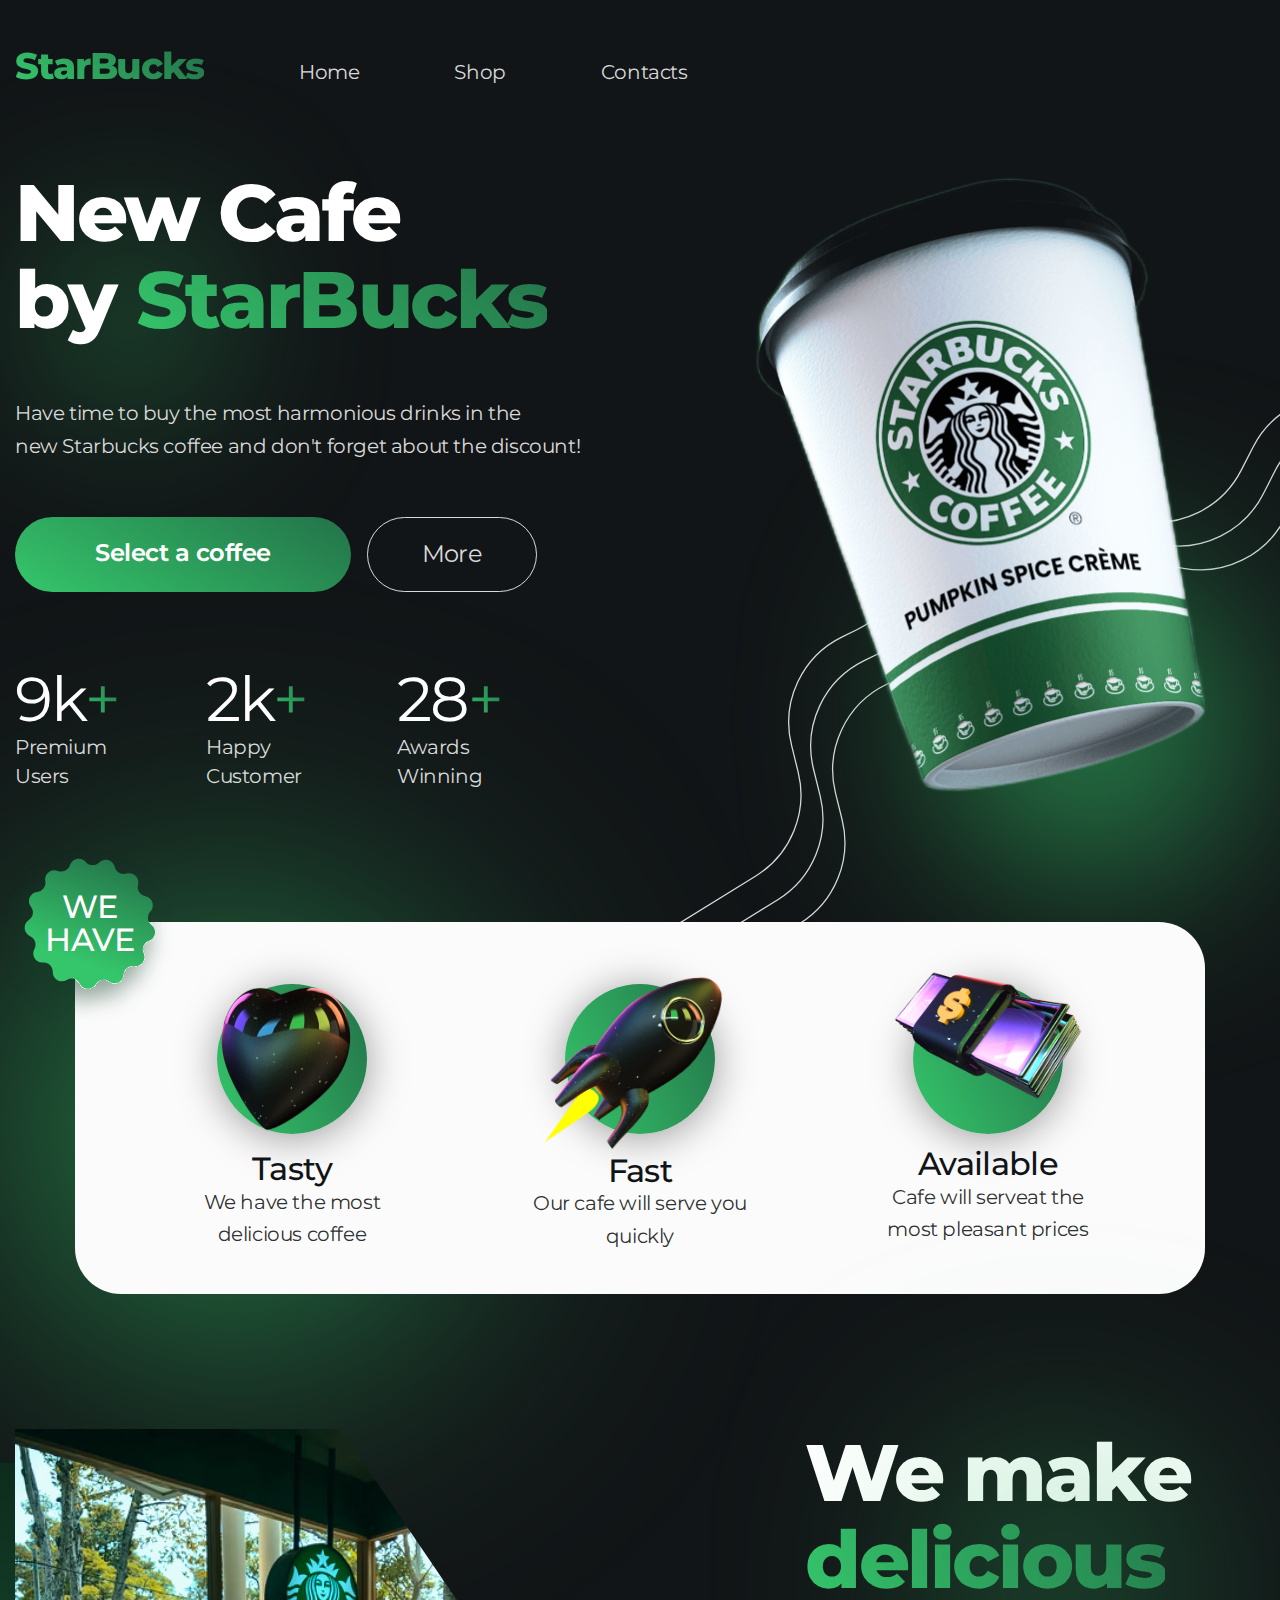
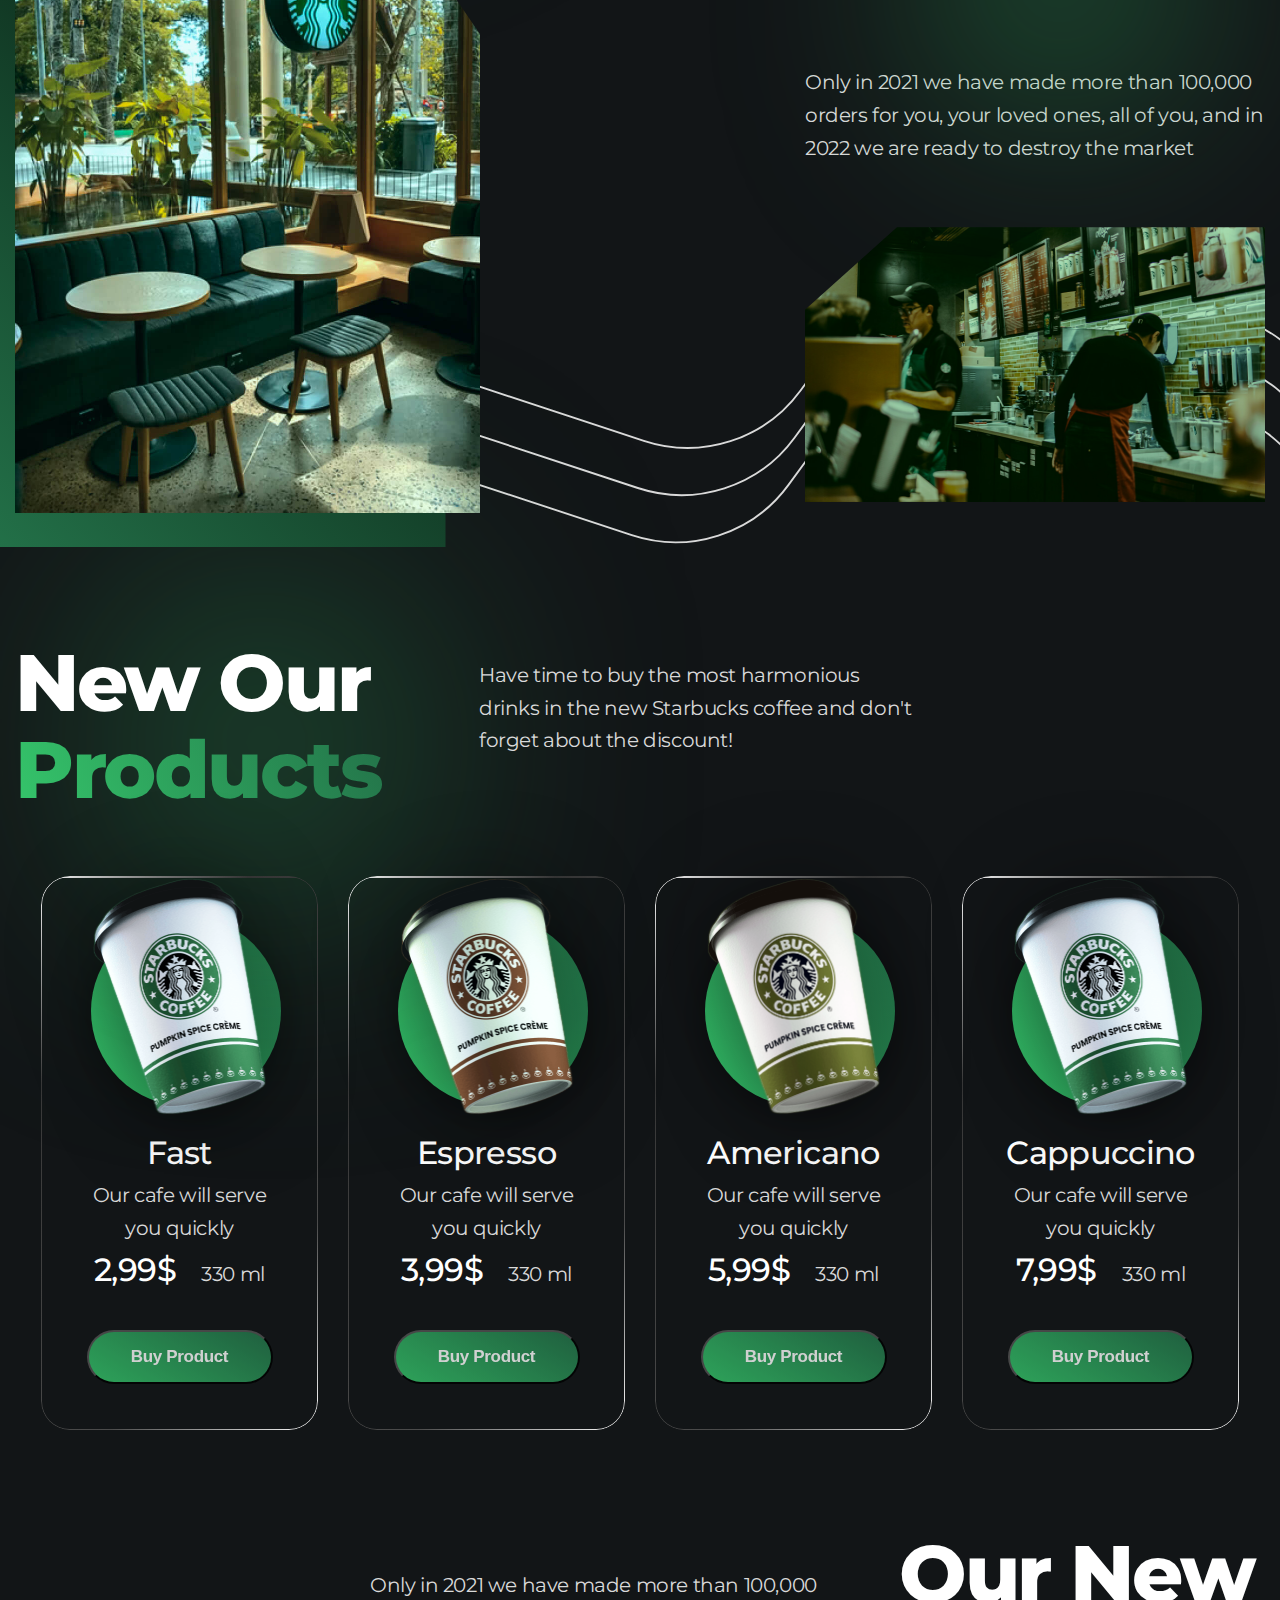
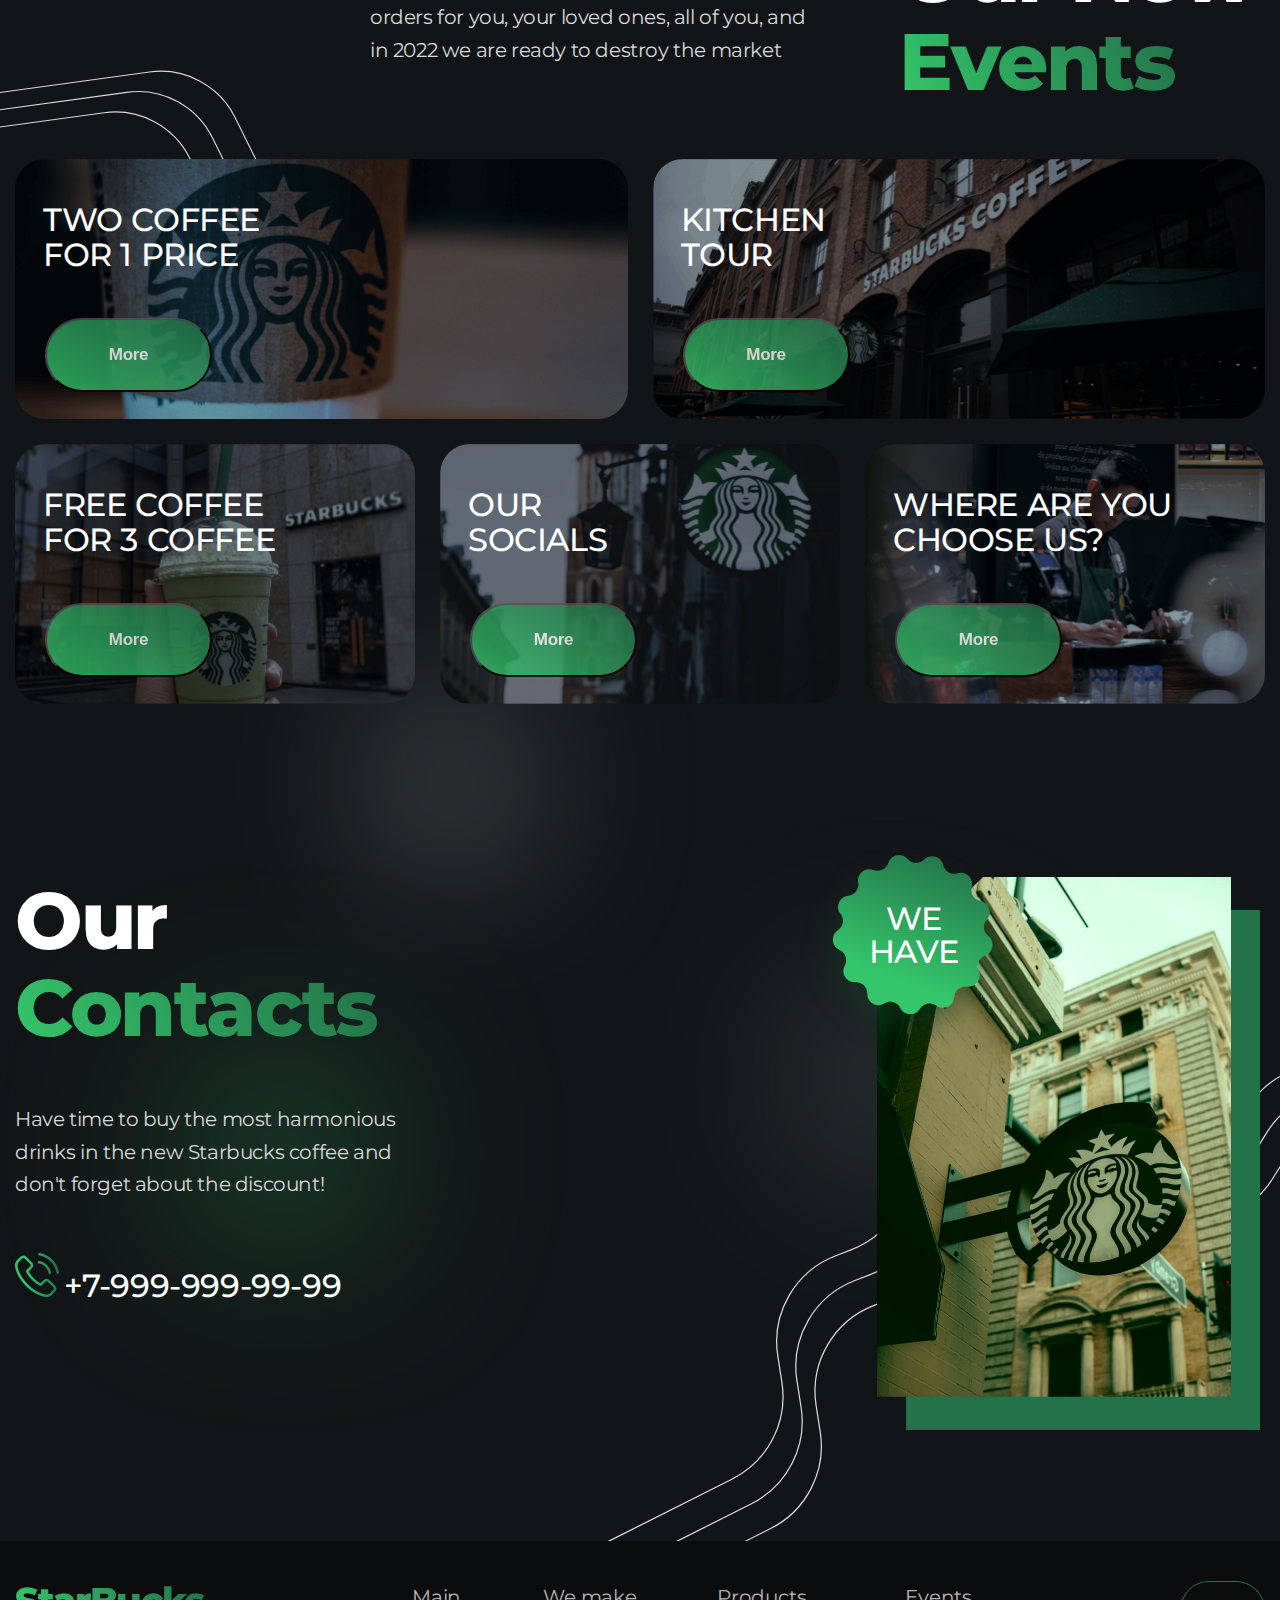
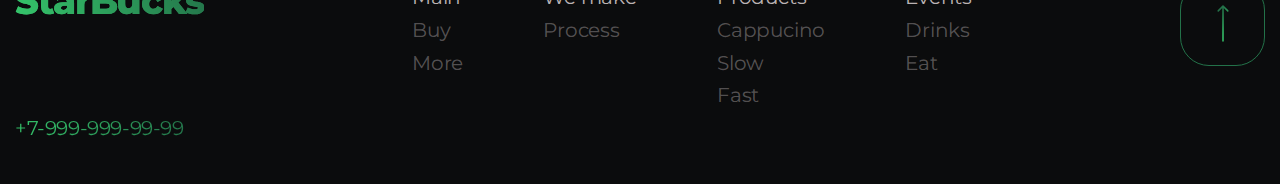
<file: index.html>
<!DOCTYPE html>
<html lang="en">
<head>
    <meta charset="UTF-8">
    <meta name="viewport" content="width=device-width, initial-scale=1.0">
    <title>Starbucks Landing</title>
    <link rel="stylesheet" href="style.css">
</head>
<body>
    <!-- !ШАПКА -->
    <header id="header" class="header">
        <div class="container header_container">
            <a href="#!" class="logo text-gradient header_logo">StarBucks</a>
            <nav class="header_nav">
                <a class="header_link" href="#header">Home</a>
                <a class="header_link" href="#products">Shop</a>
                <a class="header_link" href="#contacts">Contacts</a>
            </nav>
        </div>
    </header>
<!-- !ОСНОВНАЯ ИНФОРМАЦИЯ САЙТА -->
    <main class="main">
        <!-- !ПРИВЕТСВЕННАЯ СЕКЦИЯ -->
        <section class="welcome">
            <div class="container welcome_container">
                <div class="welcome_all_text">
                    <h1 class="title welcome_title">New Cafe by&nbsp;<span class="text-gradient">StarBucks</span></h1>
                    <p class="welcome_desk">Have time to buy the most harmonious drinks in the 
                        new&nbspStarbucks coffee and don't forget about the discount!</p>
                    <div class="btns_wpappers">
                        <a href="#!"class="btn">Select a coffee</a>
                        <a href="#!"class="btn_more">More</a>
                    </div>
                    <div class="stats_nav">
                        <p class="stats_element"><span class="stats_num">9k</span> Premium Users </p>
                        <p class="stats_element"><span class="stats_num">2k</span> Happy Customer </p>
                        <p class="stats_element"><span class="stats_num">28</span> Awards Winning </p>
                    </div>
                </div>

                <div class="welcome_img">
                    <img class="img_big_cup" src="./images/cups/green-big.png" alt="">
                </div>
            </div>
        </section>
<!-- !ПРЕИМУЩЕСТВА САЙТА -->
        <section id="benefits" class="benefits">
            <div class="container benefits_container">
                <p class="benefits_badge">we<br>have</p>
                <div class="benefits_item">
                    <div class="benefits_img_wrapper">
                        <img src="./images/icons/3d/heart.png" alt="" class="benefits_icon benefits_icon_heart">
                    </div>
                    <div class="all_text">
                        <p class="benefits_title">Tasty</p>
                        <p class="benefits_desk">We have the most delicious coffee</p>
                    </div>
                </div>

                <div class="benefits_item">
                    <div class="benefits_img_wrapper">
                        <img src="./images/icons/3d/rocket.png" alt="" class="benefits_icon benefits_icon_rocket">
                    </div>
                    <div class="all_text">
                        <p class="benefits_title">Fast</p>
                        <p class="benefits_desk">Our cafe will serve you quickly</p>
                    </div>
                </div>

                <div class="benefits_item">
                    <div class="benefits_img_wrapper">
                        <img src="./images/icons/3d/money.png" alt="" class="benefits_icon benefits_icon_money">
                    </div>
                    <div class="all_text">
                        <p class="benefits_title">Available</p>
                        <p class="benefits_desk">Cafe will serveat the most pleasant prices</p>
                    </div>
                </div>
            </div>
        </section>
<!-- !СТАТИСТИКА САЙТА -->
        <section class="stats">
            <div class="container stats_container">
                <div class="stats_img_wrapper">
                    <img src="./images/room.jpg" alt="" class="stats_left_img">
                </div>

                <div class="right_stats">
                    <h2 class="title stats_title">We make <span class="text-gradient-stats">delicious</span></h2>
                    <p class="stats_desk">Only in 2021 we have made more than 100,000 orders for you, your loved ones, all of you, and in 2022 we are ready to destroy the market</p>
                    <img src="./images/kitchen.jpg" alt="" class="stats_right_img">
                </div>
            </div>
        </section>
<!-- !ПРЕДОСТАВЛЯЕМЫЕ ПРОДУКТЫ -->
        <section id="products" class="products_list">
            <div class="container product_list_container">
                <div class="product_list_all_text">
                    <h2 class="title_products_list">New Our <span class="text-gradient-stats">Products</span></h2>
                    <p class="desk_products_list">Have time to buy the most harmonious drinks in the new Starbucks coffee and don't forget about the discount!</p>
                </div>

                <div class="cards_products_list">
                    <div class="mini_cards">
                        <img src="./images/cups/green.png" alt="" class="img_product_list">
                        <p class="title_cards_products_list">Fast</p>
                        <p class="desk_cards_products_list">Our cafe will serve<br>you quickly</p>
                        <p class="price_product_list">2,99$ <span class="obiem">330 ml</span></p>
                        <button class="btn_buy_product">Buy Product</button>
                    </div>

                    <div class="mini_cards">
                        <img src="./images/cups/brown.png" alt="" class="img_product_list">
                        <p class="title_cards_products_list">Espresso</p>
                        <p class="desk_cards_products_list">Our cafe will serve<br>you quickly</p>
                        <p class="price_product_list">3,99$ <span class="obiem">330 ml</span></p>
                        <button class="btn_buy_product">Buy Product</button>
                    </div>

                    <div class="mini_cards">
                        <img src="./images/cups/yellow.png" alt="" class="img_product_list">
                        <p class="title_cards_products_list">Americano</p>
                        <p class="desk_cards_products_list">Our cafe will serve<br>you quickly</p>
                        <p class="price_product_list">5,99$ <span class="obiem">330 ml</span></p>
                        <button class="btn_buy_product">Buy Product</button>
                    </div>

                    <div class="mini_cards">
                        <img src="./images/cups/green.png" alt="" class="img_product_list">
                        <p class="title_cards_products_list">Cappuccino</p>
                        <p class="desk_cards_products_list">Our cafe will serve<br>you quickly</p>
                        <p class="price_product_list">7,99$ <span class="obiem">330 ml</span></p>
                        <button class="btn_buy_product">Buy Product</button>
                    </div>

                </div>
            </div>
        </section>
        <!-- !СОБЫТИЯ И АКЦИИ -->
        <section id="events" class="events">
            <div class="container events_container">
                <div class="top_text">
                    <p class="events_desk">Only in 2021 we have made more than 100,000 orders for you, your loved ones, all of you, and in 2022 we are ready to destroy the market</p>
                    <h2 class="events_title">Our New <span class="text-gradient-stats">Events</span></h2>
                </div>

                <div class="events_card_list_ALL">

                    <div class="events_card_list_2top">
                        <div class="events_mini_cards_up1">
                            <p class="events_card_title">TWO COFFEE FOR 1 PRICE</p>
                            <button class="btn_buy_product events_btn">More</button>
                        </div>
                        <div class="events_mini_cards_up2">
                            <p class="events_card_title">KITCHEN<br>TOUR</p>
                            <button class="btn_buy_product events_btn">More</button>
                        </div>
                    </div>

                    <div class="events_card_list_3down">
                        <div class="events_mini_cards_down1">
                            <p class="events_card_title">FREE COFFEE FOR 3 COFFEE</p>
                            <button class="btn_buy_product events_btn">More</button>                           
                        </div>
                        <div class="events_mini_cards_down2">
                            <p class="events_card_title">OUR<br>SOCIALS</p>
                            <button class="btn_buy_product events_btn">More</button>                            
                        </div>
                        <div class="events_mini_cards_down3">
                            <p class="events_card_title">WHERE ARE YOU CHOOSE US?</p>
                            <button class="btn_buy_product events_btn">More</button>                           
                        </div>
                    </div>
                </div>
        </section>
<!-- !КОНТАКТНАЯ ИНФА -->
        <section id="contacts" class="contacts">
            <div class="container contacts_container">
                <div class="left_contacts">
                    <h2 class="contacts_title">Our<br><span class="text-gradient-stats">Contacts</span></h2>
                    <p class="contacts_desk">Have time to buy the most harmonious drinks in the new Starbucks coffee and don't forget about the discount!</p>
                    <div class="contact_plus_img">
                        <img src="./images/icons/phone.png" alt="" class="contacts_phone_img">
                        <span class="number">+7-999-999-99-99</span>
                    </div>

                </div>
                <div class="right_contacts">
                    <p class="benefits_badge contacts_badge">we<br>have</p>
                    <img src="./images/signboard.jpg" alt="" class="contacts_outside_img">
                </div>
            </div>
        </section>
    </main>
<!-- !ПОДВАЛ -->
    <footer class="footer">
        <div class="container">
            <div class="footer_row">
                <h2 class="footer_title"><span class="text-gradient-stats">StarBucks</span></h2>
                <nav class="footer_nav">
                    <div class="footer_colum">
                        <a href="#header" class="footer_li">Main</a>
                        <a href="#!" class="footer_li">Buy</a>
                        <a href="#!" class="footer_li">More</a>
                    </div>
                    <div class="footer_colum">
                        <a href="#benefits" class="footer_li">We make</a>
                        <a href="#!" class="footer_li">Process</a>
                    </div>
                    <div class="footer_colum">
                        <a href="#products" class="footer_li">Products</a>                    
                        <a href="#!" class="footer_li">Cappucino</a>
                        <a href="#!" class="footer_li">Slow</a>
                        <a href="#!" class="footer_li">Fast</a>
                    </div>
                    <div class="footer_colum">
                        <a href="#events" class="footer_li">Events</a>
                        <a href="#!" class="footer_li">Drinks</a>
                        <a href="#!" class="footer_li">Eat</a>
                    </div>
                </nav>
                <a href="#header" class="footer_up_link">
                    <img src="./images/icons/arrow.svg" alt="" class="arrow">
                </a>   
            </div>


            <a href="el:+79999999999" class="footer_number"><span class="text-gradient-stats">+7-999-999-99-99</span></a>
        </div>
    </footer>

</body>
</html>
</file>
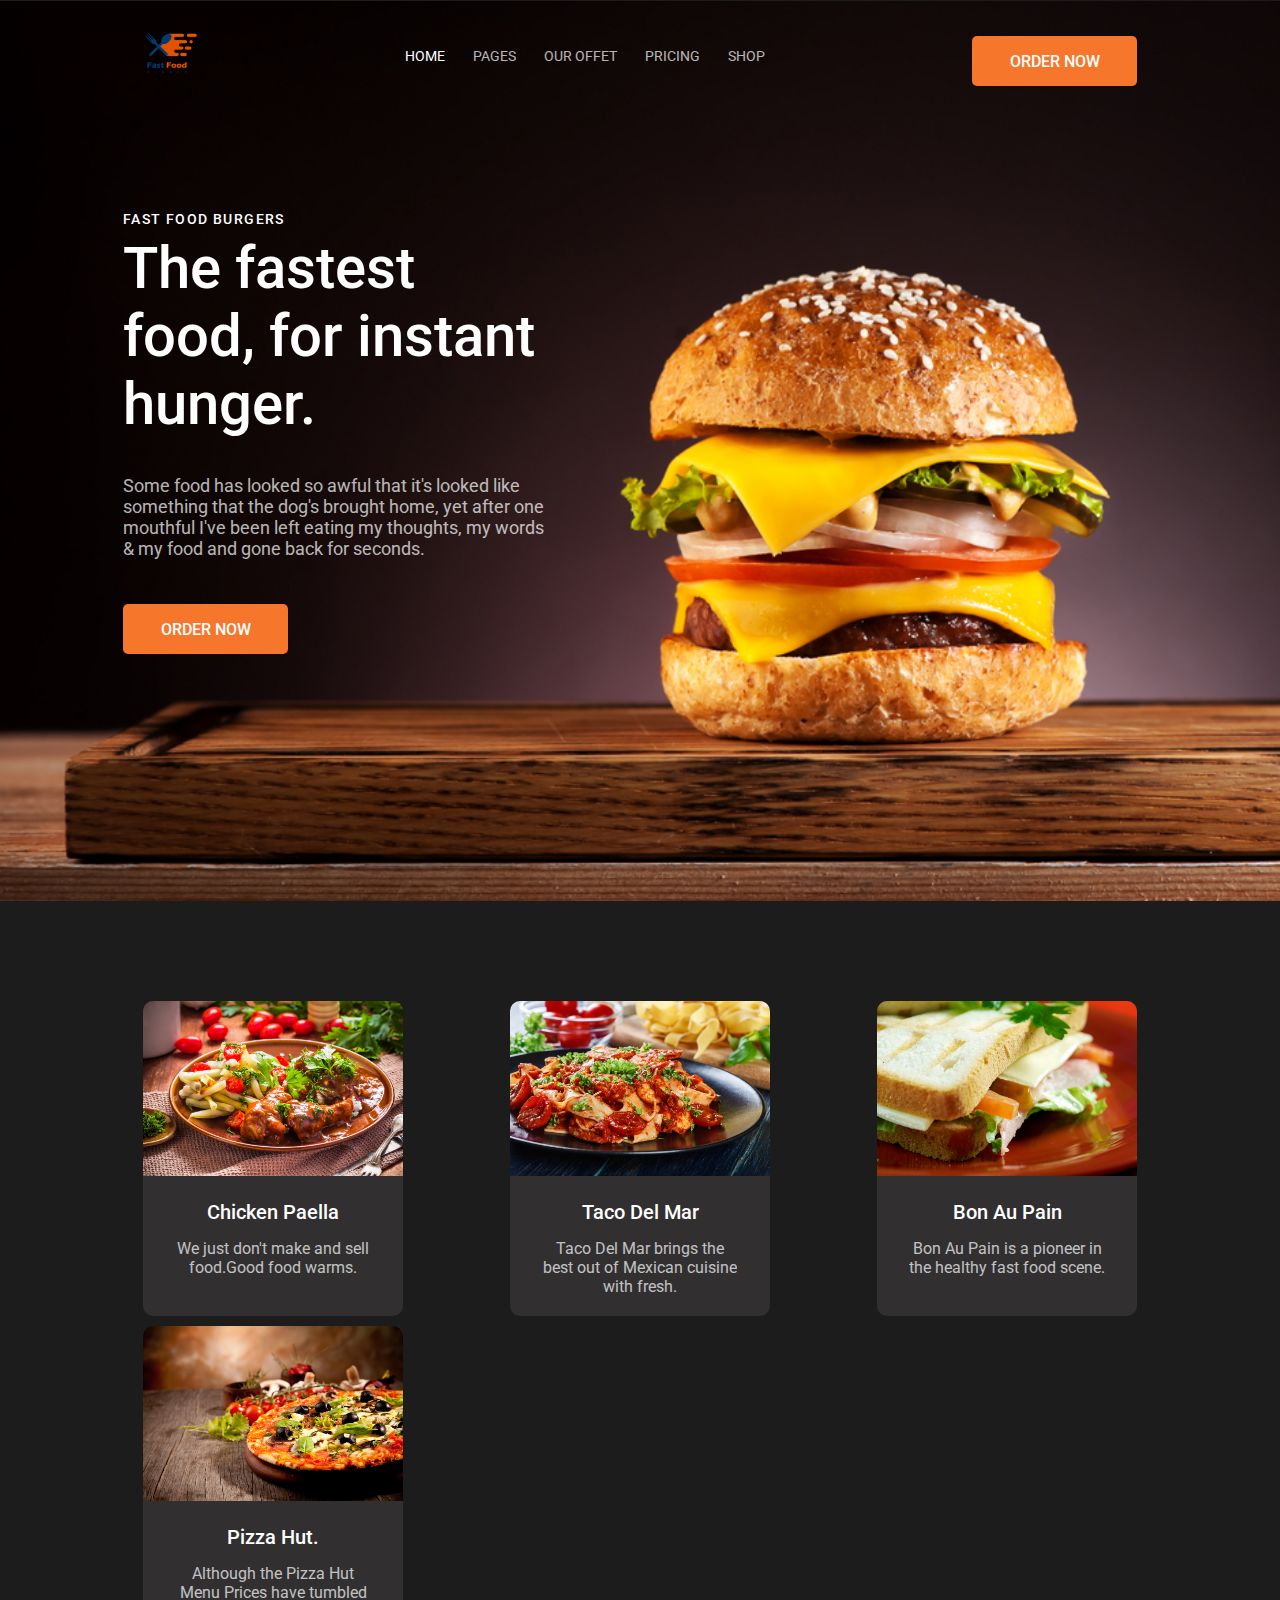
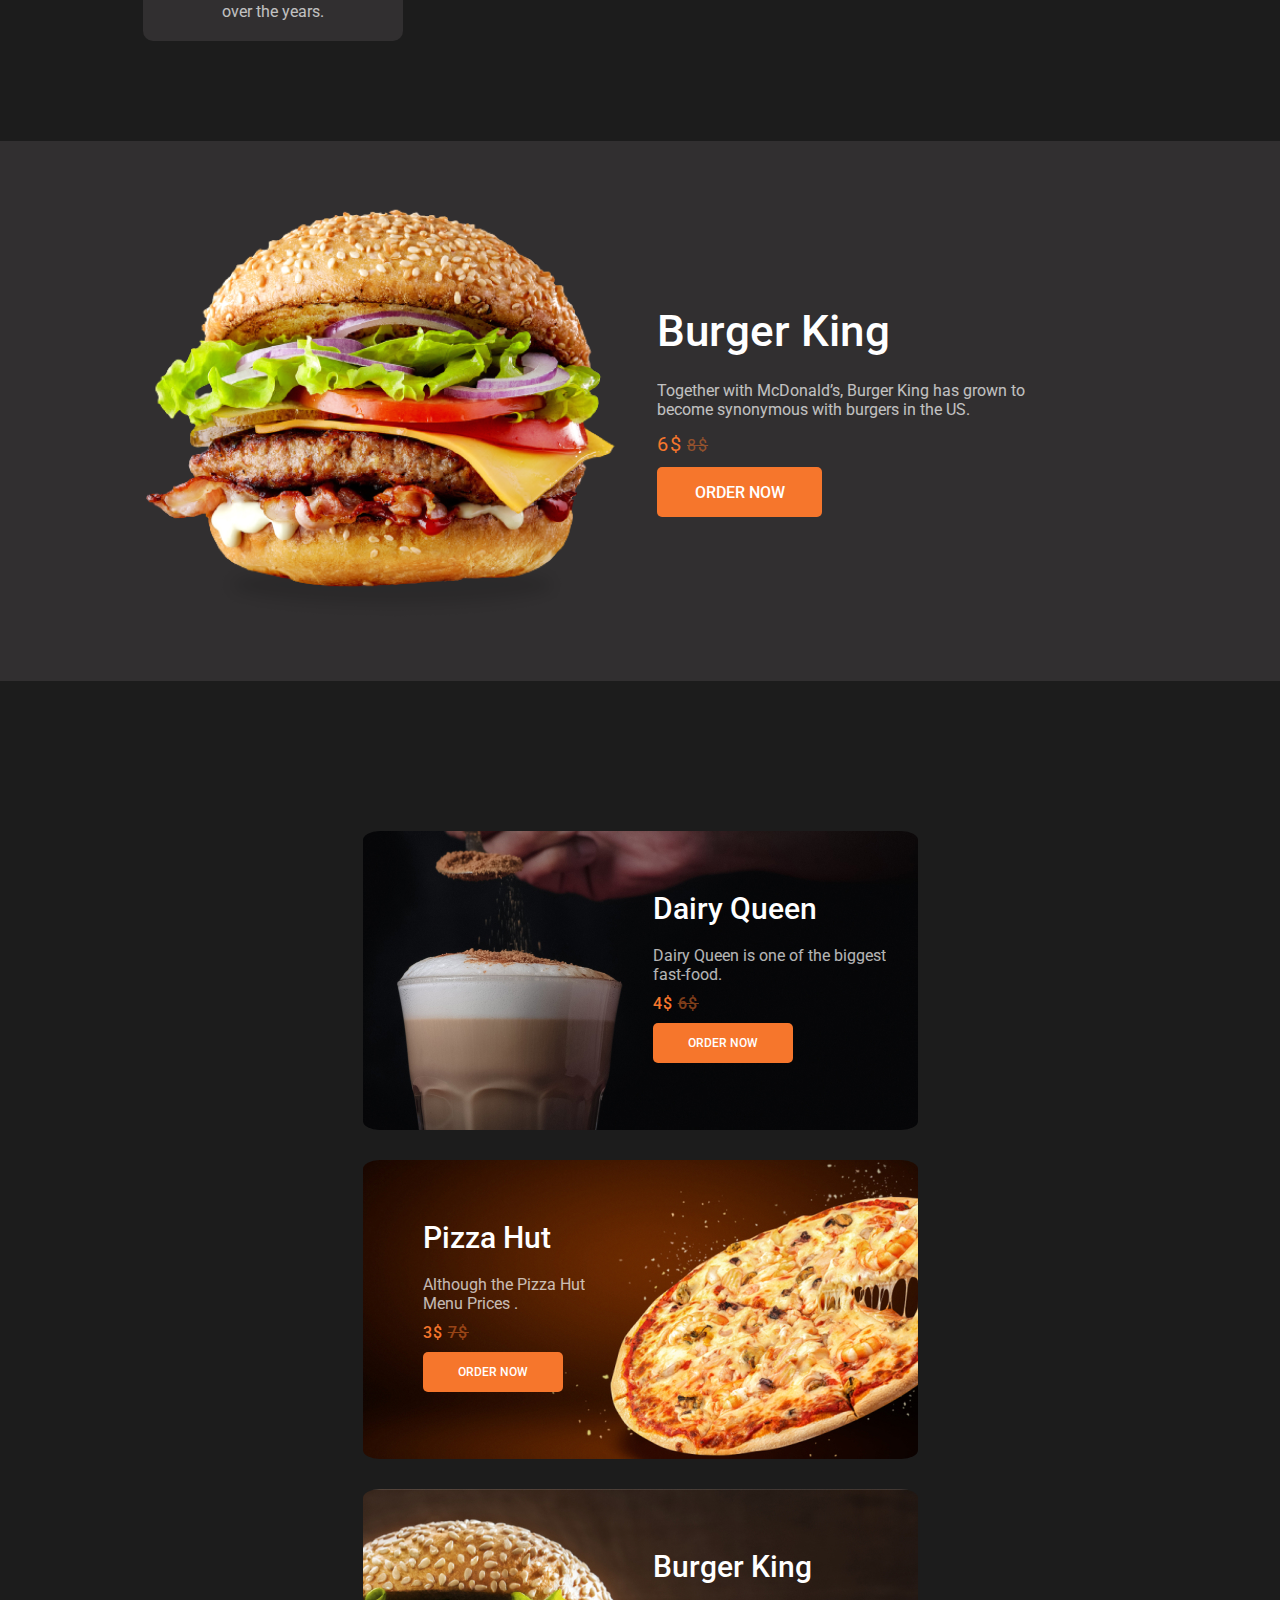
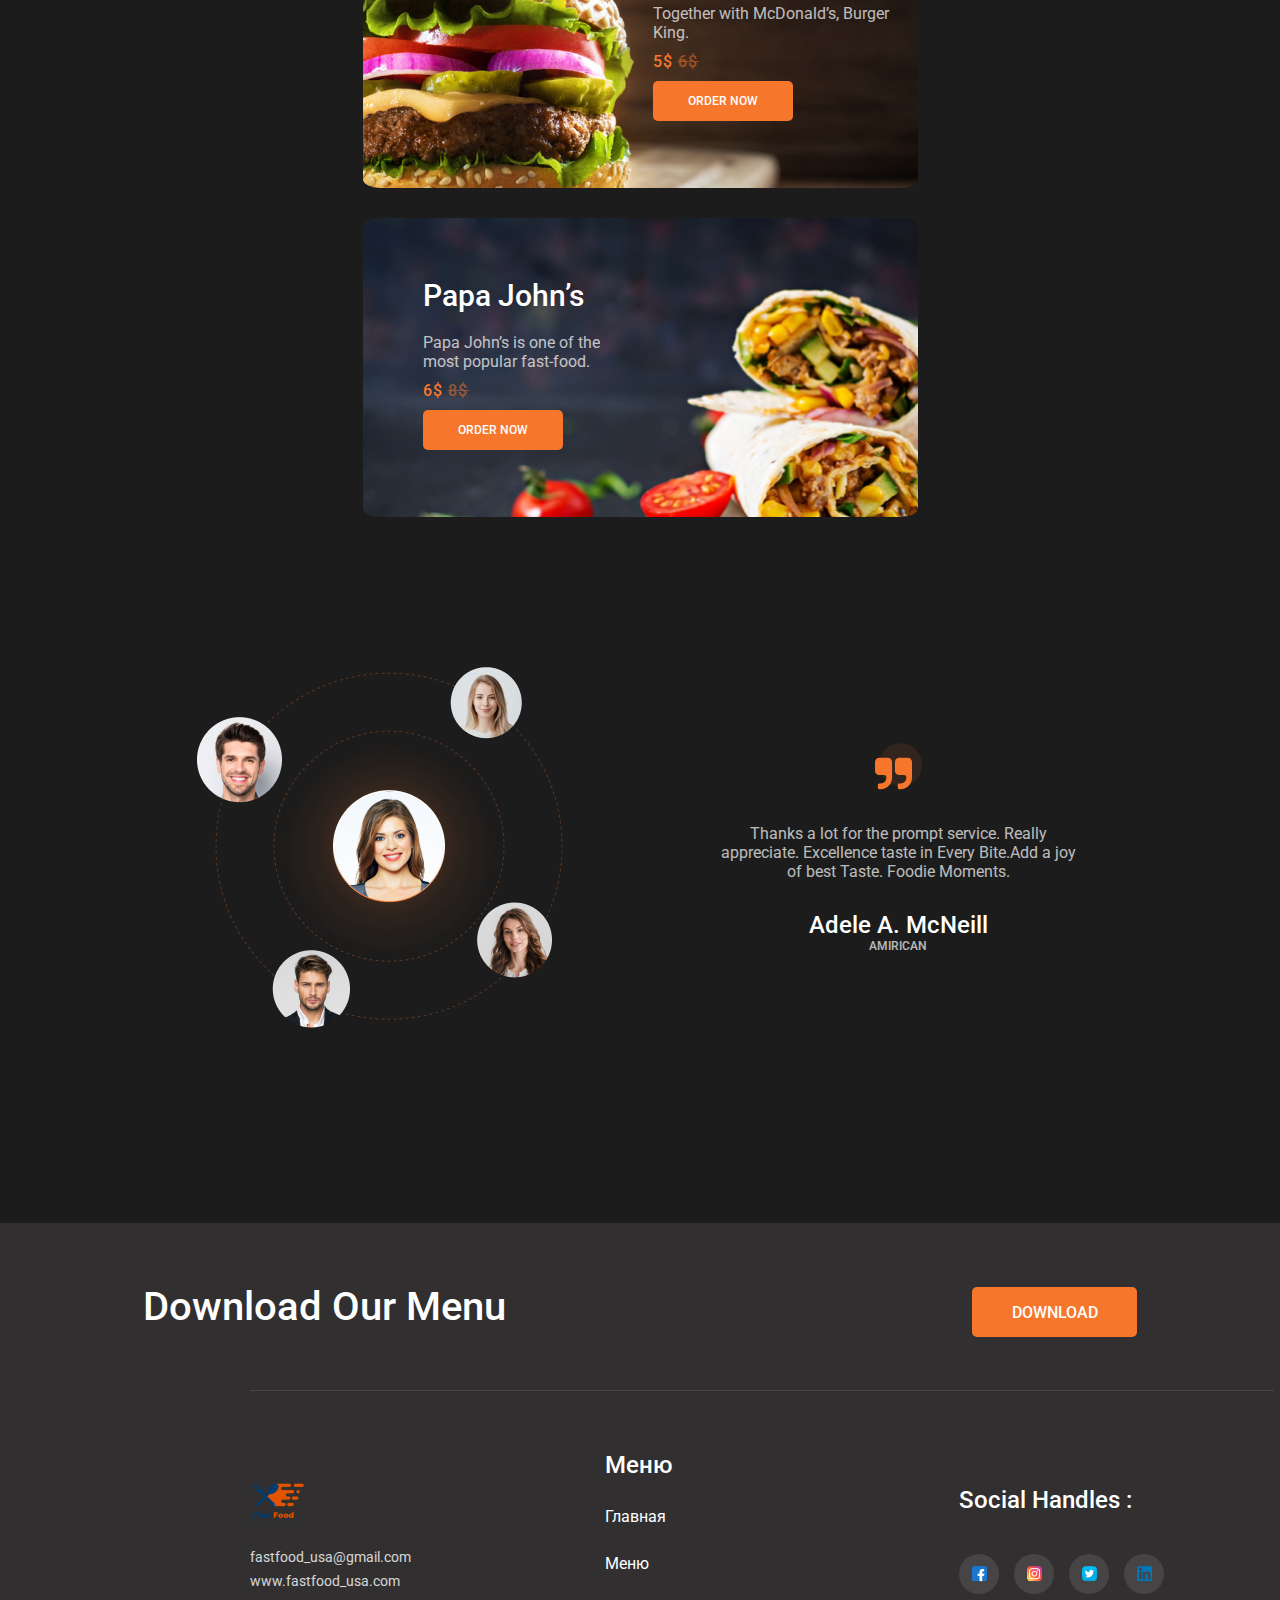
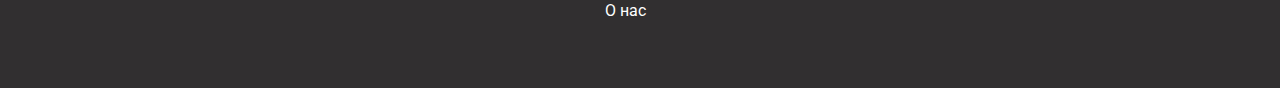
<file: burger landing/index.html>
<!DOCTYPE html>
<html lang="en">
<head>
    <meta charset="UTF-8">
    <meta name="viewport" content="width=device-width, initial-scale=1.0">
    <title>Burger Landing</title>
    <link rel="stylesheet" href="./style.css">
</head>
<body>
                <!-- !ШАПКА САЙТА -->
<header class="header">
    <div class="container">    <a href="#!">
            <img src="./images/icons/logo.png" alt="Логотип" class="header_logo" title="Перейти на главную страницу">
        </a>
        <nav class="header_nav">
            <ul class="header_list">
                <li><a class="active_link" href="#!" title="Перейти на главную страницу">HOME</a></li>
                <li><a href="#!">PAGES</a></li>
                <li><a href="#!">OUR OFFET</a></li>
                <li><a href="#!">PRICING</a></li>
                <li><a href="#!">SHOP</a></li>
            </ul>
        </nav>
        <a href="#!" class="btn">Order now</a>
    </div>
</header>
                <!-- !ОСНОВНАЯ ЧАСТЬ САЙТА -->
<main class="main">
    <section class="welcome">
        <div class="container">
            <div class="welcome_text">
                    <h4 class="welcome_subtitle">FAST FOOD BURGERS</h4>
                    <h1 class="welcome_title">The fastest food, for instant hunger.</h1>
                    <p class="welcome_desk">Some food has looked so awful that it's looked like something that the dog's brought home, yet after one mouthful I've been left eating my thoughts, my words & my food and gone back for seconds.</p>
                    <a href="#!" class="btn">Order now</a>
            </div>
        </div>
    </section>

    <section class="food_list">
        <div class="container">
                        <div class="food_list_card">
                <img src="./images/food-list-1.jpg" alt="" class="food_list_img">
                <div class="food_list_text_wrapper">
                    <h4 class="food_list_title">Chicken Paella</h4>
                    <p class="food_list_desk">We just don't make and sell food.Good food warms.</p>
            </div>
            </div>
            <div class="food_list_card">
                <img src="./images/food-list-2.jpg" alt="" class="food_list_img">
                <div class="food_list_text_wrapper">
                    <h4 class="food_list_title">Taco Del Mar</h4>
                    <p class="food_list_desk">Taco Del Mar brings the best out of Mexican cuisine with fresh.</p>
            </div>
            </div>
            <div class="food_list_card">
                <img src="./images/food-list-3.jpg" alt="" class="food_list_img">
                <div class="food_list_text_wrapper">
                    <h4 class="food_list_title">Bon Au Pain</h4>
                    <p class="food_list_desk">Bon Au Pain is a pioneer in the healthy fast food scene.</p>
            </div>
            </div>
            <div class="food_list_card">
                <img src="./images/food-list-4.jpg" alt="" class="food_list_img">
                <div class="food_list_text_wrapper">
                    <h4 class="food_list_title">Pizza Hut.</h4>
                    <p class="food_list_desk">Although the Pizza Hut Menu Prices have tumbled over the years.</p>
            </div>
            </div>
        </div>

    </section>

    <section class="order">
        <div class="container">
            <img src="./images/burger.png" alt="" class="order_img">
                    <div class="order_text">
            <h3 class="order_title">Burger King</h3>
            <p class="order_desk">Together with McDonald’s, Burger King has grown to become synonymous with burgers in the US.</p>
            <span class="order_price">6$</span>
            <span class="old_order_price">8$</span>
            <a href="#!" class="btn">Order now</a>
        </div>
        </div>
    </section>

    <section class="product">
        <div class="container">
            <div class="product_list_card card_queen">
                <div class="text_product">
                    <h4 class="product_title">Dairy Queen</h4>
                    <p class="product_desk">Dairy Queen is one of the biggest fast-food.</p>
                    <span class="product_price">4$</span>
                    <span class="old_product_price">6$</span>
                    <a href="#!" class="btn btn-modify">Order now</a>
                </div>
            </div>
            <div class="product_list_card card_pizza">
                <div class="text_product">
                    <h4 class="product_title">Pizza Hut</h4>
                    <p class="product_desk">Although the Pizza Hut Menu Prices .</p>
                    <span class="product_price">3$</span>
                    <span class="old_product_price">7$</span>
                    <a href="#!" class="btn btn-modify">Order now</a>
                </div>
            </div>
            <div class="product_list_card card_king">
                <div class="text_product">
                    <h4 class="product_title">Burger King</h4>
                    <p class="product_desk">Together with McDonald’s, Burger King.</p>
                    <span class="product_price">5$</span>
                    <span class="old_product_price">6$</span>
                    <a href="#!" class="btn btn-modify">Order now</a>
                </div>
            </div>
            <div class="product_list_card card_papa">
                <div class="text_product">
                    <h4 class="product_title">Papa John’s</h4>
                    <p class="product_desk">Papa John’s is one of the most popular fast-food.</p>
                    <span class="product_price">6$</span>
                    <span class="old_product_price">8$</span>
                    <a href="#!" class="btn btn-modify">Order now</a>
                </div>
            </div>
        </div>
    </section>

    <section class="feedback">
        <div class="container">
            <div class="new_container">
                            <img src="./images/feedback.png" alt="photo" class="feedback_img">

            <blockquote class="feedback_text">
                <p class="feedback_desk">
                    Thanks a lot for the prompt service. Really appreciate. Excellence taste in Every Bite.Add a joy of best Taste. Foodie Moments.
                </p>
                <cite class="feedback_author">Adele A. McNeill</cite>
                <span class="feedback_subauthor">AMIRICAN</span>
            </blockquote>
            </div>

        </div>
    </section>

    <section class="download_menu">
        <div class="container">
            <h3 class="download_title">
                Download Our Menu
            </h3>
            <a href="#!" class="btn btn_download">Download</a>
        </div>
    </section>
</main>

<footer class="download_menu">
<div class="container footer_container">
    <div class="footer_contacts">
    <a href="#" class="footer_logo">
        <img src="./images/icons/logo.png" alt="Логотип">
    </a>
    <a href="mailto:contact@site.com" class="footer_link footer_link_mail">fastfood_usa@gmail.com</a>
    <a href="https://site.com" class="footer_link footer_link_web"> www.fastfood_usa.com</a>
    </div>
    
    <div class="footer_menu">
    <span class="footer_title">Меню</span>
    <nav class="footer_nav">
        <ul class="footer_nav_list">
        <li><a href="#" class="footer_link">Главная</a></li>
        <li><a href="#" class="footer_link">Меню</a></li>
        <li><a href="#" class="footer_link">О нас</a></li>
        </ul>
    </nav>
    </div>
    
    <div class="footer_socials">
    <span class="footer_title">Social Handles :</span>
    <div class="social_icons">
        <a href="#" class="social_icon"><img src="./images/icons/socials/facebook.png" alt="Facebook"></a>
        <a href="#" class="social_icon"><img src="./images/icons/socials/instagram.png" alt="Instagram"></a>
        <a href="#" class="social_icon"><img src="./images/icons/socials/twitter.png" alt="Telegram"></a>
        <a href="#" class="social_icon"><img src="./images/icons/socials/linkedin.png" alt="Telegram"></a>
    </div>
    </div>
</div>
</footer>
</body>
</html>
</file>
<file: style.css>
@import url('https://fonts.googleapis.com/css2?family=Montserrat:wght@100..900&display=swap');

/**Regular - 400. Medium - 500. SemiBold - 600. ExtraBold - 800 */

* {
    box-sizing: border-box;
}

html {
    overflow-x:hidden;
    scroll-behavior: smooth;
}

body {
    overflow-x: hidden;
    margin: 0;
    
    font-family: "Montserrat", sans-serif;
    color: #d9d9d9;
    background-color: #121517;

    font-size: 20px;
    line-height: 163%;
    letter-spacing: -0.02em;

}

img{
    max-width: 100%;
}

h1,h2 {
    font-weight: 800;
    margin: 0;;
}

a {
    color: #d9d9d9;
    text-decoration: none;
    font-weight: 400;
    font-size: 20px;
    transition: 0.3s;
}

a:hover {
    opacity: 0.7;
    text-decoration: underline;
    scale: 0.95;
}

.logo {
    font-weight: 800;
    font-size: 37px;
    letter-spacing: -0.03em;;
}

.text-gradient {
    letter-spacing: -0.03em;
    background: linear-gradient(223deg, #237249 0%, #35c66b 100%);
    background-clip: text;
    -webkit-background-clip: text;
    -webkit-text-fill-color: transparent;
}

/*!ОСНОВНОЙ КОНТЕЙНЕР */
.container {
max-width: 1300px;
margin: 0 auto;
padding: 0px 15px;
}


/* !ШЛЯПА САЙТА */
.header {
padding: 50px 0px;
}

.header_container {
    display: flex;
    align-items: baseline;
    gap: 95px;
}



.header_nav {
    display: flex;
    gap: 95px;
}


/* !ПРИВЕТСВЕННАЯ СЕКЦИЯ */
.welcome {
    margin-top: 30px;
}

.welcome_container {
    display: flex;
    align-items: center;
    justify-content:space-between ;
    position: relative;
}

.title {
    font-size: 80px;
    line-height: 109%;
    letter-spacing: -0.03em;
    color: #fff;
}

.welcome_title {
    margin-bottom: 54px;
    position: relative;
}

.welcome_title::before {
    content: "";
    display: block;
    width: 140px;
    height: 140px;
    position: absolute;
    z-index: -5;

    top: 80px;
    left: 50px;

    border-radius: 100%;
    background: linear-gradient(245deg, rgba(35, 114, 73, 0.55) 0%, rgba(53, 198, 107, 0.73) 51.85%);
    filter: blur(90px);
}

.welcome_all_text {
    max-width: 575px;
}


.welcome_desk {
    margin-bottom: 55px;
}

.btns_wpappers {
    display: flex;
    gap: 16px;
}
/* !КНОПКИ */
.btn {
    padding: 20px 80px;
    border-radius: 83px;
    background: linear-gradient(210deg, #237249 0%, #35c66b 100%);

    font-weight: 639;
    font-size: 24px;
    letter-spacing: -0.02em;
    color: #fff;
    transition: 0.6s;
}

.btn:hover{
    background: linear-gradient(30deg, #237249 0%, #35c66b 100%);
    scale: 0.9;
    opacity: 1;
}

.btn_more {
    border: 1.02px solid #dadada;
    border-radius: 83px;
    padding: 20px 54px;
    background: #121517;

    font-size: 24px;
    letter-spacing: -0.03em;
    transition: 0.6s ;
}

.btn_more:hover {
    background: #000000;
    scale: 0.9;
    opacity: 1;
}

.stats_nav {
    margin-top: 54px;
    display: flex;
    gap: 65px;
}

.stats_element {
    width: 126px;
    line-height: 144%;
    letter-spacing: -0.02em;
}

.stats_num {
    font-size: 62px;
    line-height: 109%;
    letter-spacing: -0.03em;
    color: #fff;
}

.stats_num::after{
    content: "+";
    background: linear-gradient(244deg, #237249 0%, #35c66b 100%);
    background-clip: text;
    -webkit-background-clip: text;
    -webkit-text-fill-color: transparent;
}



.welcome_img {
    padding-right: 50px;
    position: relative;
    /* min-width: 628px; */

    animation: moveCup 1.4s infinite alternate;
}

@keyframes moveCup {
    0% {
        transform: none;
    }
    100% {
        transform: translateY(-40px);
    }
}

.img_big_cup {
    width: 468px;
    /* height: 628px; */
    /* min-width:400px ; */
}

.welcome_container::after{
    content: "";
    display: block;
    width: 300px;
    height: 300px;
    position: absolute;
    z-index: -5;

    top: 400px;
    left: 950px;

    border-radius: 100%;
    background: linear-gradient(245deg, rgba(35, 114, 73, 0.55) 0%, rgba(53, 198, 107, 0.73) 51.85%);
    filter: blur(100px);
}

.welcome_title::after{
    content: "";
    width: 860px;
    height: 620px;

    position: absolute;
    z-index: -10;
    right: -885px;
    bottom: -660px;

    background-image: url(./images/icons/lines.svg);
    background-size: contain;
    background-position: center;
    background-repeat: no-repeat;
}

/* !CЕКЦИЯ С ПРЕИМУЩЕСТВАМИ */
.benefits {
    margin-left: 20px;
    margin-right: 20px;
}

.benefits_container {
    display: flex;
    justify-content: center;
    align-items: center;
    gap: 128px;
    text-align: center;
    max-width: 1130px;

    background-color:#fbfbfb;
    fill: linear-gradient(230deg, #fff 3.94%, #e5e5e5 64.08%, #fbfbfb 88.62%);
    min-width: 1029;
    height: 372px;
    border-radius: 46px;
    margin-top: 111px;
    margin-bottom: 135px;

    position: relative;
}

.benefits_container::before {
    content: "";
    display: block;
    width: 440px;
    height: 440px;
    position: absolute;
    z-index: -5;

    top: -20px;
    left: -50px;

    border-radius: 100%;
    background: linear-gradient(245deg, rgba(35, 114, 73, 0.55) 0%, rgba(53, 198, 107, 0.73) 51.85%);
    filter: blur(150px);
}

.benefits_badge {
    white-space: pre-wrap;

    position: absolute;
    top: -30px;
    left: 15px;

    width: 200px;
    height: 200px;
    z-index: 10;

    background-image: url(./images/icons/star.svg);
    background-size: contain;
    background-position: center;
    background-repeat: no-repeat;

    display: flex;
    justify-content: center;
    align-items: center;
    transform: translate(-50%,-50%);

    font-weight: 500;
    font-size: 32px;
    letter-spacing: -0.02em;
    text-transform: uppercase;
    text-align: center;
    color: #fff;

    fill: linear-gradient(245deg, #237249 0%, #35c66b 100%);
    filter:drop-shadow() -4px 13px 22px 0 rgba(20, 62, 40, 0.46);
}

.benefits_item {
    max-width: 220px;
    max-height: 300px;
}

.benefits_img_wrapper {
    display: flex;
    justify-content: center;
    align-items: center;
    position: relative;
    z-index: 5;
}

.benefits_img_wrapper::before{
    content: "";
    border-radius: 100%;
    display: block;
    width: 150px;
    height: 150px;
    position: absolute;
    z-index: -5;

    background: linear-gradient(245deg, #237249 0%, #35c66b 100%);
    box-shadow: 0 4px 41px 0 rgba(0, 0, 0, 0.39);
}

.benefits_icon_heart {
    min-width: 146px;
    height: 183px;
    margin-bottom: 5px;
}

.benefits_icon_rocket {
    min-width: 208px;
    height: 201px;
    transform: rotate(-3deg);
    margin-bottom: -10px;
}

.benefits_icon_money {
    min-width: 191px;
    height: 133px;
    margin-bottom: 45px;
}

.benefits_desk {
    font-weight: 400;
    font-size: 20px;
    line-height: 163%;
    letter-spacing: -0.02em;
    text-align: center;
    color: rgba(18, 21, 23, 0.9);
    padding: 0px;
    margin: 0px;
}

.benefits_title {
    font-weight: 500;
    font-size: 32px;
    letter-spacing: -0.02em;
    color: #121517;
    padding: 0px;
    margin: 0px;
}
 /* !СЕКЦИЯ СТАТИСТИКА 3 */
.stats_container {
    width: 100%;
    display: flex;
    align-items: flex-end;
    justify-content: space-between;
    margin-bottom: 130px;
    position: relative;
}

.stats_container::after {
    content: "";
    position: absolute;

    object-fit: contain;
    width: 1226px;
    height: 990px;

    z-index: -10;
    top: 270px;
    left: 510px;
    transform: rotate(410deg);

    background-image: url(./images/icons/lines.svg);
    background-size: contain;
    background-position: center;
    background-repeat: no-repeat;
}



.stats_img_wrapper {
    display: flex;
    width: 460px;
    height: 680px;
    position: relative; /* Нужно для позиционирования псевдо-элемента */
    /* width: 100%;
    height: 100%; */
    z-index: 5;

}

.stats_img_wrapper::after {
    content: "";
    position: absolute;
    top: 5%;
    left: -7.5%;
    width: 465px;
    height: 684px;
    background: linear-gradient(45deg, #237249, #000000); /* Пример градиента */
    z-index: -5; /* Чтобы был под основным контентом */
    clip-path: polygon(0 0, 70% 0, 100% 30%, 100% 100%, 0 100%);
}

.stats_img_wrapper::before{
    content: "";
    display: block;
    width: 200px;
    height: 200px;
    position: absolute;
    z-index: -10;

    top: 50px;
    left: 950px;

    border-radius: 100%;
    background: linear-gradient(245deg, rgba(35, 114, 73, 0.55) 0%, rgba(53, 198, 107, 0.73) 51.85%);
    filter: blur(120px);
    box-shadow: -14px 26px 65px 0 rgba(0,0,0,0,39);
}

.stats_left_img {
    max-width: 465px;
    height: 684px;
    box-shadow: -10px 30px rgba(0, 0, 0, 0.5);
    clip-path: polygon(0 0, 70% 0, 100% 30%, 100% 100%, 0 100%);
}

.stats_title {
    font-weight: 800;
    margin-bottom: 63px;
}

.stats_desk {
    font-weight: 400;
    font-size: 20px;
    line-height: 163%;
    letter-spacing: -0.02em;
    color: #d9d9d9;
    margin-bottom: 63px;
}

.stats_right_img {
    min-height: 275px;
    min-width: 400px;
    filter: blur(0.4px);
    clip-path: polygon(20% 0, 100% 0, 100% 100%, 0 100%, 0 30%);
}

.text-gradient-stats {
    background: linear-gradient(245deg, #237249 0%, #35c66b 100%);
    background-clip: text;
    -webkit-background-clip: text;
    -webkit-text-fill-color: transparent;
}

.right_stats {
    max-width: 460px;
    height: 680px;
}
/* !СЕКЦИЯ СО СТАКАНЧИКАМИ И ПРАЙСОМ */
.cards_products_list {
    display: flex;
    justify-content: center;

    text-align: center;
    gap: 30px;
    margin-top: 63px;
    margin-bottom: 100px;
    flex-wrap: wrap;
}

.mini_cards {
    min-width: 277px;
    min-height: 554px;
    position: relative;
    transition: 1s;
}


.mini_cards::before {
    content: "";
    position: absolute;
    top: 0;
    left: 0;
    right: 0;
    bottom: 0;
    z-index: -1;
    border-radius: 29px; /* Такое же скругление, как у карточки */
    background: linear-gradient(
        135deg,
        white 0%,      
        rgb(56, 56, 56) 25%,     
        rgb(75, 75, 75) 75%,    
        white 100%     
    );
    padding: 1.3px; /* Толщина обводки */
    -webkit-mask: 
        linear-gradient(#fff 0 0) content-box, 
        linear-gradient(#fff 0 0);
    mask: 
        linear-gradient(#fff 0 0) content-box, 
        linear-gradient(#fff 0 0);
    -webkit-mask-composite: xor;
    mask-composite: exclude;
}

.mini_cards:hover::before {
    background: #237249;
    background: linear-gradient(260deg, rgba(35, 114, 73, 1) 0%, rgba(53, 198, 107, 1) 50%);
}

.mini_cards:hover .img_product_list{
    transform: translateY(10px);
}

.img_product_list {
    width: 179px;
    height: 241px;
    filter:drop-shadow(0 4px 46px rgba(0, 0, 0, 0.48));
    transition: transform 0.8s;

}

.mini_cards::after{
    content: "";
    border-radius: 100%;
    display: block;
    width: 190px;
    height: 190px;
    position: absolute;
    z-index: -5;
    top: 40px;
    left: 50px;

    background: linear-gradient(245deg, #237249 0%, #35c66b 100%);
    box-shadow: 0 4px 41px 0 rgba(0, 0, 0, 0.39);
}


.title_cards_products_list {
    font-weight: 500;
    font-size: 32px;
    line-height: 163%;
    letter-spacing: -0.02em;
    color: #fff;
    margin: 0;
}

.desk_cards_products_list {
    font-weight: 400;
    font-size: 20px;
    line-height: 163%;
    letter-spacing: -0.02em;
    text-align: center;
    color: #d9d9d9;
    margin: 0;
    width: 100%;

}

.price_product_list {
    margin: 0;
    font-weight: 500;
    font-size: 32px;
    line-height: 163%;
    letter-spacing: -0.02em;
    color: #fff;
}

.btn_buy_product {
    margin-top: 30px;
    border-radius: 60px;
    width: 186px;
    height: 54px;
    font-weight: 639;
    font-size: 17px;
    letter-spacing: -0.02em;
    color: #fff;
    background: linear-gradient(210deg, #237249 0%, #35c66b 100%);
    transition: 0.3s;
    opacity: 0.8;
}

.btn_buy_product:hover {
    scale: 1.1;
    /* background: linear-gradient(30deg, #237249 0%, #35c66b 100%); */
    opacity: 1;
}

.obiem{
    margin-left: 17px;
    font-weight: 400;
    font-size: 20px;
    letter-spacing: -0.02em;
    color: #d9d9d9;
}

.title_products_list{
    font-weight: 800;
    font-size: 80px;
    line-height: 109%;
    letter-spacing: -0.03em;
    color: #fff;
    width: 392px;
}

.desk_products_list{
    font-family: var(--font-family);
    font-weight: 400;
    font-size: 20px;
    line-height: 163%;
    letter-spacing: -0.02em;
    color: #d9d9d9;
    width: 444px;
}

.product_list_all_text{
    display: flex;
    gap: 72px;
}

.product_list_container{
    position: relative;
}

.product_list_container::after{
    content: "";
    display: block;
    width: 240px;
    height: 240px;
    position: absolute;
    z-index: -5;

    top: -20px;
    left: 150px;

    border-radius: 100%;
    background: linear-gradient(245deg, rgba(35, 114, 73, 0.55) 0%, rgba(53, 198, 107, 0.73) 51.85%);
    filter: blur(150px);
}
/* !СЕКЦИЯ С СОБЫТИЯМИ */
.events_container {
    position: relative;
}

.events_container::after {
    content: "";
    position: absolute;

    object-fit: contain;
    width: 475px;
    height: 254px;

    z-index: -10;
    top: 35px;
    left: -160px;
    transform: rotate(0deg);

    background-image: url(./images/icons/new_volna.svg);
    background-size: contain;
    background-position: center;
    background-repeat: no-repeat;
}

.events_container::before {
    content: "";
    display: block;
    width: 110px;
    height: 100px;
    position: absolute;
    z-index: -5;

    top: 800px;
    left: 400px;

    border-radius: 100%;
    background: linear-gradient(245deg, rgba(35, 114, 73, 0.55) 0%, rgba(255, 255, 255, 0.73) 51.85%);
    filter: blur(90px);
}

.top_text {
    display: flex;
    justify-content: flex-end;
    align-items: center;
    gap: 72px;
    margin-bottom: 54px;
}

.events_desk {
    width: 457px;
    font-weight: 400;
    font-size: 20px;
    line-height: 163%;
    letter-spacing: -0.02em;
    color: #d9d9d9;
}

.events_title {
    width: 366px;
    font-weight: 800;
    font-size: 80px;
    line-height: 109%;
    letter-spacing: -0.03em;
    color: #fff;
}

.events_card_list_2top {
    display: flex;
    gap: 25px;
    margin-bottom: 25px;
}

.events_card_list_3down {
    display: flex;
    gap: 25px;
    margin-bottom: 148px;
}

.events_mini_cards_up1 {
    border-radius: 30px;
    width: 614px;
    height: 260px;
    background-image: url('./images/events/1.png');
    background-size: cover;
    position: relative;
}

.events_mini_cards_up2 {
    border-radius: 30px;
    width: 614px;
    height: 260px;
    background-image: url('./images/events/2.png');
    background-size: cover;
    position: relative;
}

.events_mini_cards_down1 {
    border-radius: 30px;
    width: 401px;
    height: 260px;
    background-image: url('./images/events/3.png');
    background-size: cover;
    position: relative;
}

.events_mini_cards_down2 {
    border-radius: 30px;
    width: 401px;
    height: 260px;
    background-image: url('./images/events/4.png');
    background-size: cover;
    position: relative;
}

.events_mini_cards_down3 {
    border-radius: 30px;
    width: 401px;
    height: 260px;
    background-image: url('./images/events/5.png');
    background-size: cover;
    position: relative;
}

.events_card_title {
    width: 310px;
    margin: 0;
    padding-top: 44px;
    padding-left: 28px;
    font-weight: 500;
    font-size: 32px;
    line-height: 109%;
    color: #fff;
    
}

.events_btn {
    border-radius: 83px;
    width: 167px;
    height: 74px;
    margin-left: 30px;
    margin-top: 45px;
}
/* !КОНТАКТНАЯ ИНФОРМАЦИЯ */
.contacts_container {
    padding-top: 25px;
    display: flex;
    justify-content: space-between;
}

.left_contacts {
    width: 387px;
    position: relative;
}

.left_contacts::before {
    content: "";
    display: block;
    width: 140px;
    height: 140px;
    position: absolute;
    z-index: -5;

    top: 200px;
    left: 200px;

    border-radius: 100%;
    background: linear-gradient(245deg, rgba(35, 114, 73, 0.55) 0%, rgba(53, 198, 107, 0.73) 51.85%);
    filter: blur(100px);
}

.left_contacts::after {
    content: "";
    display: block;
    width: 100px;
    height: 100px;
    position: absolute;
    z-index: -5;

    top: 150px;
    left: 825px;

    border-radius: 100%;
    background: linear-gradient(245deg, rgba(35, 114, 73, 0.55) 0%, rgba(255, 255, 255, 0.73) 51.85%);
    filter: blur(100px);
}

.contacts_title {
    font-weight: 800;
    font-size: 80px;
    line-height: 109%;
    letter-spacing: -0.03em;
    color: #fff;
}

.contacts_desk {
    margin-top: 52px;
    font-weight: 400;
    font-size: 20px;
    line-height: 163%;
    letter-spacing: -0.02em;
    margin-bottom: 52px;
}

.contacts_phone_img {
    width: 44px;
    height: 44px;
}

.right_contacts {
    position: relative;
}

.right_contacts::before{
    content: "";
    position: absolute;

    /* object-fit: contain; */
    width: 1000px;
    height: 600px;

    z-index: -20;
    top: 150px;
    left: -350px;
    transform: rotate(5deg);

    background-image: url(./images/icons/lines.svg);
    background-size: contain;
    background-position: center;
    background-repeat: no-repeat;
}

.contacts_badge {
    white-space: pre-wrap;

    position: absolute;
    top: 4%;
    left: 9.5%;

    width: 245px;
    height: 245px;
    z-index: 10;

    background-image: url(./images/icons/star.svg);
    background-size: contain;
    background-position: center;
    background-repeat: no-repeat;

    display: flex;
    justify-content: center;
    align-items: center;
    transform: translate(-50%,-50%);

    font-weight: 500;
    font-size: 32px;
    letter-spacing: -0.02em;
    text-transform: uppercase;
    text-align: center;
    color: #fff;

    fill: linear-gradient(245deg, #237249 0%, #35c66b 100%);
    filter:drop-shadow() -4px 13px 22px 0 rgba(20, 62, 40, 0.46);
}


.number {
    font-weight: 500;
    font-size: 32px;
    line-height: 132%;
    color: #fff;
}

.right_contacts::after {
    content: "";
    position: absolute;
    top: 5%;
    left: 7.5%;
    width: 354px;
    height: 520px;
    background: linear-gradient(45deg, #237249, #237249); /* Пример градиента */
    z-index: -5; /* Чтобы был под основным контентом */
    clip-path: polygon(30% 0, 100% 0, 100% 100%, 0 100%, 0 20%);
}

.contacts_outside_img {
    width: 354px;
    height: 520px;
    margin-right: 34px;
    margin-bottom: 28px;
    clip-path: polygon(30% 0, 100% 0, 100% 100%, 0 100%, 0 20%);
    margin-bottom: 135px;
}
/* !ПОДВАЛ */
.footer {
    background-color: #0B0C0D;
    padding: 40px 0;
}

.footer_title {
    font-weight: 800;
    font-size: 37px;
    line-height: 109%;
    letter-spacing: -0.03em;
    background: linear-gradient(223deg, #237249 0%, #35c66b 100%);
    background-clip: text;
    -webkit-background-clip: text;
    -webkit-text-fill-color: transparent;
}

.footer_row {
    display: flex;
    justify-content: space-between;
    align-items: flex-start;
}

.footer_nav {
    display: flex;
    gap: 80px;;
}

.footer_colum {
    display: flex;
    flex-direction: column;
}

.footer_li {
    font-weight: 400;
    font-size: 20px;
    letter-spacing: -0.01em;
    color: rgba(187, 179, 179, 0.43);
    text-decoration: none;
}

.footer_li:first-child {
    color: #bbb3b3;
}

.footer_up_link {
    position: relative;
    border: 1.3px solid #237249;
    width: 85px;
    height: 85px;
    border-radius: 29px;
    display: flex;
    align-items: center;
    justify-content: center;
        background: linear-gradient(
        135deg,
        #237249 50%,     
        #35C66B 50%,) 
}

@media (max-width: 1235px) {
    .benefits_badge {
        left: 50px;
    }

    .welcome_img {
        padding: 0;
    }

    .events_mini_cards_down3{
        display: none;
    }

    .events_card_list_2top{
        display: flex;
        flex-wrap: wrap;
        justify-content: center;
        gap: 200 0px;
    }

    .events_card_list_3down{
        display: flex;
        justify-content: center;
    }
}

@media (max-width: 1000px) {
        .footer_nav {
        display: flex;
        gap: 0px 30px;;
    }
        .welcome_container {
        flex-direction: column-reverse;
    }
    .img_big_cup {
        width: 280px;
    }
    .welcome_title::after {
        width: 630px;
        height: 320px;
        right: -50px;
        bottom: 180px;
    }
    .welcome_container::after{
        display: none;
    }
    .stats_container::after{
        width: 1000px;
        height: 790px;
        top: -150px;
        left: 50px;
    }
    .stats_container {
        flex-direction: column;
        align-items: center;
        gap: 40px 0;
        text-align: center;
        margin-bottom: 60px;
    }
    .stats_left_img {
        width: 340px;
        height: 275px;
        object-fit: cover;
    }
    .stats_img_wrapper::after{
        width: 340px;
        height: 275px;
        object-fit: cover;
    }
    .stats_img_wrapper{
        width: 340px;
        height: 275px;
    }
    .product_list_all_text{
        flex-direction: column;
        align-items: center;
    }
    .product_list_container::after{
        left: 320px;
    }
    .top_text{
        flex-direction: column-reverse;
    }
    .events_container::after{
        display: none;
    }
    .events_container::before {
    content: "";
    display: block;
    width: 310px;
    height: 100px;
    position: absolute;
    z-index: -5;

    top: 250px;
    left: 300px;

    border-radius: 100%;
    background: linear-gradient(245deg, rgba(35, 114, 73, 0.55) 0%, rgba(53, 198, 107, 0.73) 51.85%);
    filter: blur(150px);
    }
    .contacts_container{
        flex-direction: column-reverse;
        align-items: center;
        text-align: center;
    }
    .left_contacts::after{
        width: 0px;
        height: 234px;
    }
    .contacts_outside_img{
        width: 343px;
        height: 234px;
        object-fit: cover;
    }
    .right_contacts::after{
        width: 343px;
        height: 234px;
        object-fit: cover;
    }
    .contacts_badge{
        width: 180px;
        left: 325px;
        top: 5px;
    }
    .right_contacts::before{
        width: 1500px;
        left: -570px;
        top: -80px;
    }
    .right_contacts{
        width: 343px;
        height: 284px;
    }
    .left_contacts::before{
        display: none;
    }
    .contact_plus_img{
        margin-bottom: 40px;
    }
    .contacts_phone_img{
        margin-top: 50px;;
    }
}

@media (max-width: 850px) {
    .footer_row{
        flex-wrap: wrap;
        align-items: center;
        row-gap: 40px;
    }
    .footer_nav {
        width: 100%;
        order: 1;
        flex-wrap: wrap;
        gap: 30px;
    }
    .footer_colum {
        width: calc(50% - 15px);
    }
    .footer {
        padding-top: 30px;
    }
    .benefits_container {
        flex-direction: column;
        width: 400px;
        height: 1000px;
        gap: 20px;
    }
    .benefits_badge{
        top: -30px;
        left: 10px
    }
}

@media (max-width: 750px) {
    .header_logo {
        font-size: 22px;
    }
    body {
        font-size: 14px;
    }
    .header_container {
        gap: 30px;
        justify-content: space-between;
    }
    .header {
        padding: 35px 0;
    }
    .welcome_img {
        width: 250px;
    }
    .welcome_title {
        font-size: 48px;
        max-width: 350px;
    
    }
    .welcome_title::after{
        right: -240px;
        top: -290px;
    }
    .welcome_desk {
        max-width: 400px;
    }
    .btn {
        width: 223px;
        height: 50px;
        font-weight: 639;
        font-size: 16px;
        line-height: 146%;
        letter-spacing: -0.02em;
        color: #fff;
        padding: 0;
        text-align: center;
        padding-top: 12px;
    }
    .btn_more {
        width: 112px;
        height: 50px;
        padding: 0;
        text-align: center;
        padding-top: 12px;
    }
    .stats_element {
        width: 72px;
    }
    .stats_title {
        margin-top: 60px;
        margin-bottom: 30px;
        font-size: 48px;
    }
    .stats_desk{
        font-size: 14px;
        width: 319px;
        text-align: center;
        margin-left: auto;
        margin-right: auto;
    }
    .stats_right_img{
        width: 380px;
        height: 163px;
    }
    .title_products_list{
        font-size: 53px;
        text-align: center;
        margin-bottom: 0;
    }
    .desk_products_list{
        margin-top: 0;
        font-size: 13px;
        width: 257px;
        text-align: center;
    }
    .product_list_all_text {
        gap: 40px;
    }
    .mini_cards::before {
        width: 184px;
        height: 366px;
    }
    .img_product_list {
        width: 118px;
        height: 159px;
    }
    .title_cards_products_list{
        font-size: 21px;
    }
    .desk_cards_products_list{
        font-size: 13px;
    }
    .mini_cards::after{
        top: 35px;
        left: 40px;
        width: 118px;
        height: 118px;
    }
    .btn_buy_product{
        margin-top: 25px;
        width: 122px;
        height: 35px;
        font-size: 11px;
    }
    .price_product_list{
        font-size: 21px;
    }
    .obiem{
        font-size: 13px;
        margin-top: 13px;
        margin-bottom: 0;
    }
    .mini_cards{
        min-width: 183px;
        min-height: 366px;
    }
    .events_title{
        font-size: 53px;
        text-align: center;
        margin: 0;
    }
    .events_desk{
        margin: 0;
        font-size: 14px;
        width: 315px;
        text-align: center;
    }
    .top_text{
        gap: 35px;
    }
    .events_card_list_2top{
        text-align: center;
        margin-bottom: 15px;
        gap: 15px;
    }
    .events_mini_cards_up1{
        width: 378px;
        height: 146px;
        display: flex;
        flex-direction: column;
        align-items: center;
        gap: 20px;
        justify-content: center;
    }
    .events_mini_cards_up2{
        width: 378px;
        height: 146px;
        display: flex;
        flex-direction: column;
        align-items: center;
        gap: 20px;
        justify-content: center;
    }
    .events_mini_cards_down1{
        width: 177px;
        height: 148px;
        display: flex;
        flex-direction: column;
        align-items: center;
        gap: 20px;
        justify-content: center;
    }
    .events_mini_cards_down2{
        width: 177px;
        height: 148px;
        display: flex;
        flex-direction: column;
        align-items: center;
        gap: 20px;
        justify-content: center;
    }

    .events_card_list_3down{
        text-align: center;
        gap: 10px;
    }
    .events_card_title {
        width: 142px;
        height: 40px;
        font-size: 18px;
        padding: 0;
        margin: 0;
        text-align: center;
    }
    .header_link{
        font-size: 14px;
    }
    .events_btn{
        width: 103px;
        height: 42px;
        margin: 0;
        font-size: 13px;
    }
    .header_nav{
        gap: 25px;
    }
    .contacts_title{
        font-size: 48px;
    }
    .contacts_desk{
        font-size: 14px;
        width: 320px;
        margin-left: 30px;
        margin-bottom: 0;
    }
    .number{
        font-size: 21px;
        margin-right: 30px;
    }
    .footer_nav{
        margin-bottom: 15px;
    }
    .footer_up_link{
        border-radius: 18px;
    }
}

@media (max-width: 550px) {
    .benefits_badge {
        width: 105px;
        top: -15px;
        font-size: 14px;
    }
    .benefits_container {
        flex-direction: column;
        border-radius: 27px;
        width: 218px;
        height: 602px;
        gap: 20px;
    }
    .benefits_title{
        font-size: 18px;
    }
    .benefits_desk{
        font-size: 11px;
    }
    .benefits_icon_heart{
        width: 85px;
        height: 107px;
        object-fit: contain;
        margin: 0;
        margin-left: 6px;
    }
    .benefits_icon_rocket{
        width: 121px;
        height: 118px;
        object-fit: contain;
        margin: 0;
    }
    .benefits_icon_money{
        width: 123px;
        height: 89px;
        object-fit: contain;
        margin: 0;
    }
    .benefits_img_wrapper::before{
        width: 86px;
        height: 86px;
        margin: 0;
    }
    .header_nav{
        gap: 25px;
    }
    .welcome_title::after{
        left: -100px;
    }
}

@media (max-width: 421px) {
    .header_nav{
        flex-wrap: wrap;
        gap: 15px;
    }
    .stats_nav{
        gap: 50px;
    }
    .contacts_badge{
        left: 35px;
        top: 15px;
    }
}
@media (max-width: 321px) {
    .contacts_badge{
        left: 50px;
    }
}
</file>
<file: burger landing/style.css>
@import url('https://fonts.googleapis.com/css2?family=Roboto:ital,wght@0,100..900;1,100..900&display=swap');

body {
    font-family: "Roboto", sans-serif;
    background-color: #1C1C1C;
    color: #fff;
    font-size: 1em;
    margin: 0;
    padding: 0;
}

h1,h2,h3,h4,h5 {
    font-weight: 500;
    margin: 0;
}



/* !КОНТЕЙНЕР */
.container {
    width: 80%;
    margin-right: auto;
    margin-left: auto;
    padding: 0 15px;
    box-sizing: border-box;
}

/* !КОНТЕЙНЕР шапки */
.header .container {
    display: flex;
    justify-content: space-between;
    align-items: center;
}

a {
    color: #fff;
    text-decoration: none;
}

p {
    margin: 0;
}

p+p {
    margin: 16px;
}

img {
    max-width: 100%;
}

/* !КНОПКА */
.btn {
    display: flex;
    align-items: center;
    justify-content: center;

    width: 165px;
    height: 50px;

    font-weight: 500;
    font-size: 16px;

    border-radius: 5px;
    background-color: #F6762C;
    text-transform: uppercase;

    transition: 0.5s;
}

.btn:hover {
    opacity: 0.6;
    background-color: #f6762cc7;
}

ul {
    list-style: none;
    padding: 0;
    margin: 0;
}

.header {
    padding: 25px 0;;
    position: relative;
    z-index: 1;
}

.header_logo {

}

.header_nav {

}

.header_nav a:hover {
    opacity: 1;
}

.header_nav a{
    font-size: 14px;
    opacity: 0.7;
}

.header_nav a.active_link{
    font-size: 14px;
    opacity: 1;
    transition: all 0.5s ease;
}

.header_nav a.active_link:hover {
    font-size: 18px;
    text-decoration-line: underline;
}

.header_list {
    display: flex;
    gap: 28px;
}
/* !ПРИВЕТСВЕННАЯ СЕКЦИЯ */
.welcome {
    box-sizing: border-box;
    min-height: 100vh;

    position: relative;
    z-index: 0;

    margin-top: -110px;
    padding: 210px 650px 50px 50px;

    background-image: url("./images/welcome-bg.jpg");
    background-repeat: no-repeat;
    background-size: cover;
    background-position: center;
}

.welcome_subtitle {
    margin-bottom: 7px;
    font-size: 14px;
    letter-spacing: 0.1em;
}

.welcome_title {
    font-size: 58px;
    margin-bottom: 37px;
}

.welcome_desk {
    font-size: 18px;
    opacity: 0.7;
    margin-bottom: 45px;
}

.welcome_text {
    width: 550px;
    margin: 0;
    margin-bottom: 42px;
}
/* !СПИСОК БЛЮД */
.food_list {
    padding: 100px 0;
}

.container {

}

/* !КОНТЕЙНЕР СПИСКА БЛЮД */
.food_list .container {
    display: flex;
    justify-content: space-between;
    flex-wrap: wrap;
    gap: 10px 40px;
}

.food_list_card {
width: 260px;
background: #312f30;
border-radius: 10px;
text-align: center;

overflow: hidden;

transition: 0.6s;
}

.food_list_card:hover {
    transform: scale(105%);
    color:#F6762C
}

.food_list_img {
height: 175px;
width: 100%;
object-fit: cover;
}

.food_list_title {
    font-size: 20px;
    margin-bottom: 15px;

}

.food_list_desk {
    opacity: 0.7;
}

.food_list_text_wrapper {
    padding: 20px 30px;
}

/* !ВТОРАЯ СЕКЦИЯ  */

.order {
    background-color: #312f30;
    padding: 60px 0;
}

.order .container {
    display: flex;
    justify-content: space-between;
    align-items: center;
}

.order_img {

}

.order_text {
    max-width: 370px;
    padding-right: 110px;
}

.order_title {
    font-size: 44px;
    margin-bottom: 24px;
}

.order_desk {
    opacity: 0.7;
    margin-bottom: 13px;
}

.order_price {
    font-size: 20px;
    letter-spacing: 0.1em;
    color: #f6762c;
}

.old_order_price {
    font-size: 16px;
    letter-spacing: 0.1em;
    text-decoration: line-through;
    color: #f6762c;
    opacity: 0.5;
}

.order_price + .order_price {
    margin-right: 3px;
}

.btn {
    margin-top: 11px;
}

/* !МЕНЮ */

.product {
    padding: 150px 0;
    
}
.container {
    display: flex;
    flex-wrap: wrap;
    gap: 30px 30px;
    justify-content: center;

}
.product_list_card {
    box-sizing: border-box;
    width: 555px;
    min-height: 299px;
    padding: 60px 0px 60px 290px;
    background-color: burlywood;
    background-size: cover;
    transition: 0.6s;
}

.product_list_card:hover {
    scale: 105%;
}

.product_list_card:nth-child(even) {
    padding-left: 60px;
    padding-right: 290px;
}

.text_product {
    position: relative;
    z-index: 1;
}
.product_title {
    font-size: 30px;
}
.product_desk {
    opacity: 0.7;
    margin-top: 20px;
    margin-bottom: 10px;
}
.product_price {
    font-weight: 500;
    font-size: 16px;
    letter-spacing: 0.1em;
    color: #f6762c;
}
.old_product_price {
    font-weight: 500;
    font-size: 16px;
    letter-spacing: 0.1em;
    text-decoration: line-through;
    color: #f6762c;
    opacity: 0.5;
}

.btn-modify {
    margin-top: 10px;
    width: 140px;
    height: 40px;
    font-weight: 500;
    font-size: 12px;
}

.product_price + .product_price {
    margin-left: 5px;
}

.card_queen {
    background-image: url(./images/product-1.jpg); 
    background-repeat: no-repeat;
    border-radius: 3%;
}

.card_pizza {
    background-image: url(./images/product-2.jpg); 
    background-repeat: no-repeat;
    border-radius: 3%;
}

.card_king {
    background-image: url(./images/product-3.jpg); 
    background-repeat: no-repeat;
    border-radius: 3%;
}

.card_papa {
    background-image: url(./images/product-4.jpg); 
    background-repeat: no-repeat;
    border-radius: 3%;
}

/* !ОТЗЫВЫ */

.feedback {

}

.feedback .container {


}

.feedback_img {
    margin-right: 150px;
}

.feedback_text {
    margin: 0;
    text-align: center;
    width: 370px;
}

.feedback_text::before {
    content: url(./images/icons/quote.svg) ;
}

.feedback_desk {
    opacity: 0.7;
    margin: 30px 0px;

}

.feedback_author {
    font-style: normal;
    font-weight: 500;
    font-size: 24px;
    margin-bottom: 2px;
}

.feedback_subauthor {
    font-weight: 500;
    font-size: 12px;
    opacity: 0.7;

    display: block;
}

.new_container {
    display: flex;
    align-items: center;
    margin-bottom: 195px;
}

.download_menu {
    background-color: #312f30;
}

.download_menu .container {
    display: flex;
    align-items: center;
    justify-content: space-between;
}

.download_title {
    margin: 60px 0;
    font-family: var(--font-family);
    font-weight: 500;
    font-size: 40px;
    color: #fff;
}

.btn_download{

}

.footer_container {
    display: flex;
    justify-content: space-between;
    align-items: flex-start;
    flex-wrap: wrap;
    gap: 40px;
    padding: 60px 0;
    border-top: 1px solid rgba(255, 255, 255, 0.1);
}

/* Колонки футера */
.footer_contacts,
.footer_menu,
.footer_socials {
flex: 1;
min-width: 200px;
}

/* Логотип и контакты */
.footer_logo {
display: block;
margin-bottom: 20px;
}

.footer_link {
display: block;
margin: 8px 0;
transition: opacity 0.3s;
}

.footer_link:hover {
opacity: 1 !important;
}

/* Меню футера */
.footer_nav_list {
display: flex;
flex-direction: column;
gap: 12px;
}

.footer_title {
font-size: 18px;
margin-bottom: 20px;
display: block;
}

/* Социальные сети */
.footer_socials {
display: flex;
flex-direction: column;
}

.social_icons {
display: flex;
gap: 15px;
margin-top: 20px;
}

.footer_link_web {
    font-family: var(--font-family);
    font-weight: 400;
    font-size: 14px;
    color: #fff;
    opacity: 0.8;
}

.footer_link_mail {
    font-family: var(--font-family);
    font-weight: 400;
    font-size: 14px;
    color: #fff;
    opacity: 0.8;
}

.footer_title {
    font-family: var(--font-family);
font-weight: 500;
font-size: 24px;
color: #fff;
}

.social_icon {
width: 40px;
height: 40px;
border-radius: 50%;
background: rgba(255, 255, 255, 0.1);
display: flex;
align-items: center;
justify-content: center;
transition: all 0.3s;
}

.social_icon:hover {    
background: var(--primary);
transform: translateY(-3px);
}

/* Адаптивность */
@media (max-width: 768px) {
.footer_container {
flex-direction: column;
gap: 30px;
}

.footer_contacts,
.footer_menu,
.footer_socials {
    width: 100%;
}
}

.footer_container {
margin-left: 250px;
}
</file>
